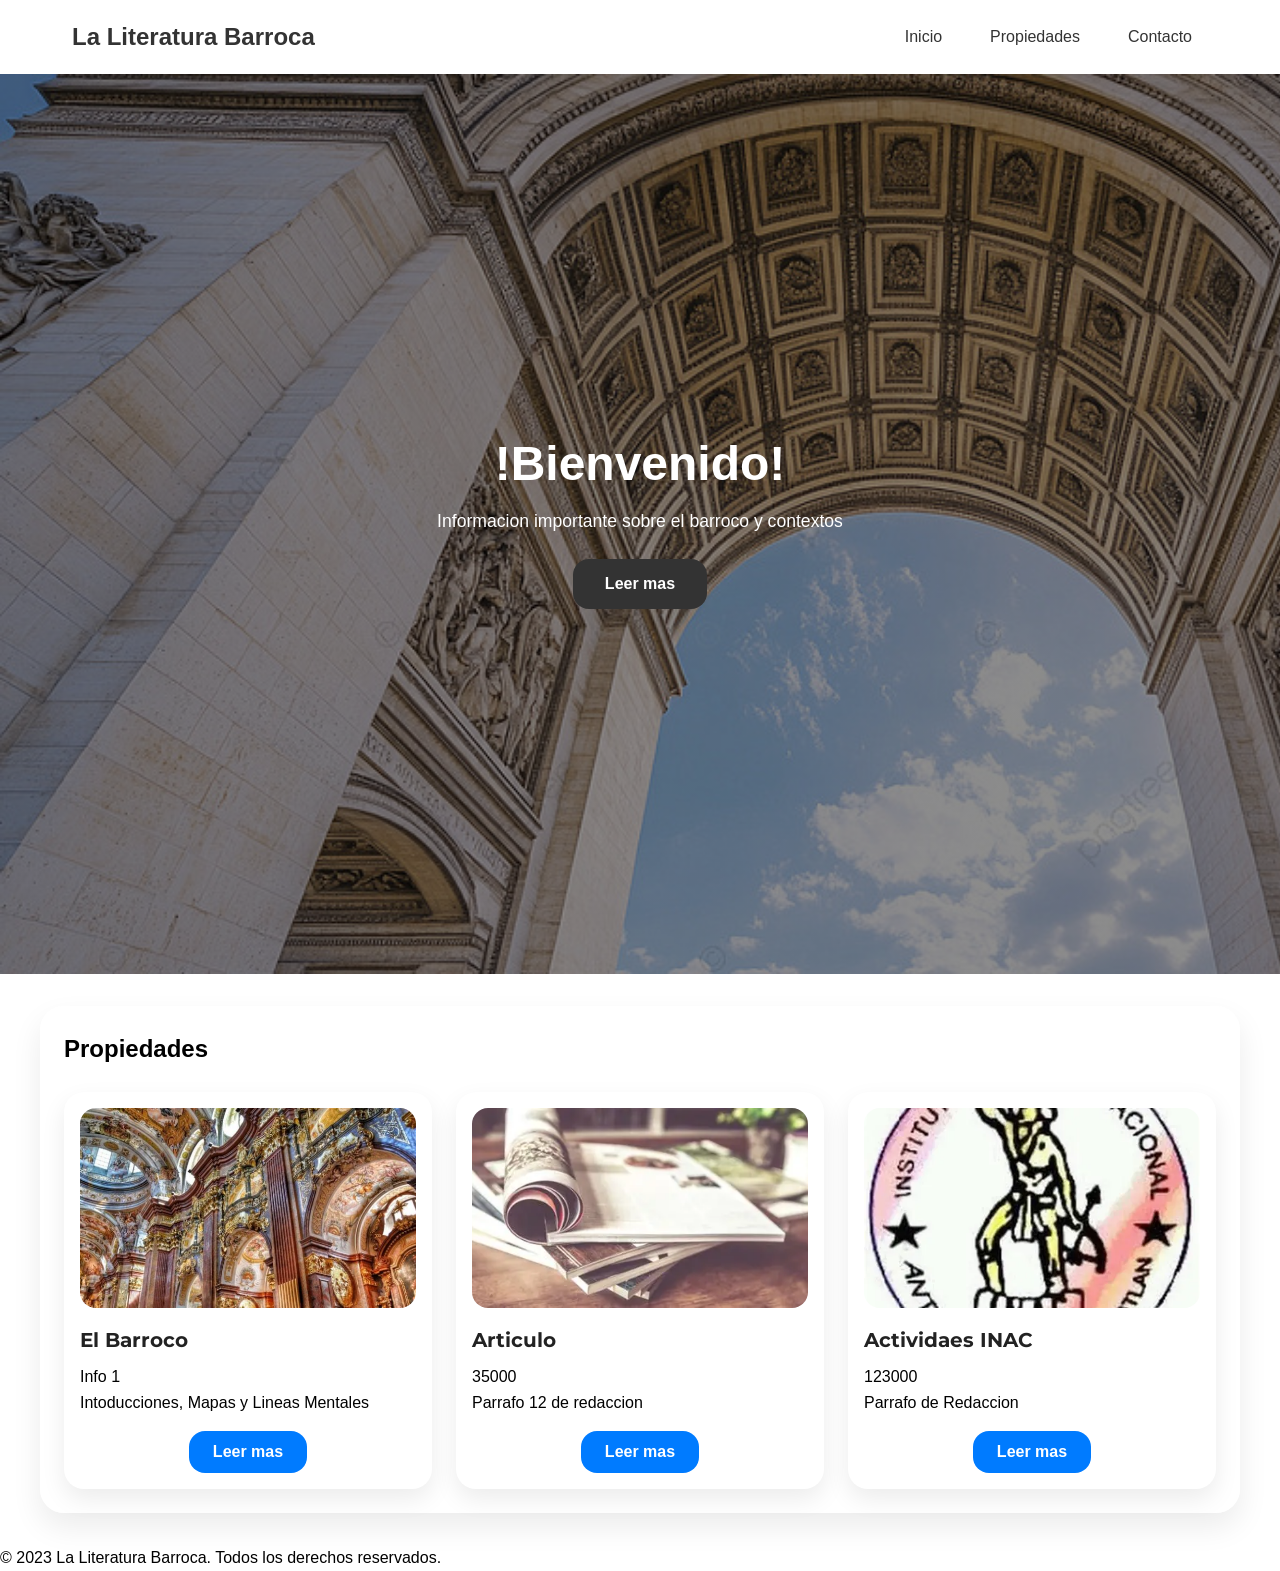
<file: Index.html>
<!DOCTYPE html>
<html lang="es-ES">
<head>
    <meta charset="UTF-8">
    <meta name="viewport" content="width=device-width, initial-scale=1.0">
    <title>Document</title>
    <link rel="stylesheet" href="styles.css">
    <link href="https://fonts.googleapis.com/css2?family=Montserrat:wght@600;700&family=Playfair+Display:wght@400;700&display=swap" rel="stylesheet">

</head>
<body>
    <header>
        <nav>
           <div class="logo">La Literatura Barroca</div>
             <ul class="nav-links">

              <li><a href="index.html">Inicio</a></li>
                <li><a href="#Propiedades">Propiedades</a></li>
                 <li><a href="Informaciony contactos.html">Contacto</a></li>    
           </ul>
        </nav>
    </header>
    <main>
        <section id="hero">
            <div class="hero-bg" aria-hidden="true"></div>
            <div class="hero-content">
                <h1>!Bienvenido!</h1>
                <p> Informacion importante sobre el barroco y contextos</p>
                <button class="cta-buton">Leer mas</button>
            </div>
        </section>

            <section id="Propiedades">
                <h2>Propiedades</h2>
              
                <div class="propiedades-grid">
                    <div class="propiedades-card"></div>
                    <img src="IMGs/barrocaid.jpg" alt="El Barroco">
                    <h3> El Barroco</h3>
                    <p class="precio">Info 1 </p>
                    <p class="descripcion"> Intoducciones, Mapas y Lineas Mentales</p>
                    <button class="cta-buton" onclick="window.location.href='barroco copy.html'">Leer mas</button>
                </div>

                <div class="propiedades-grid">
                    <div class="propiedades-card"></div>
                    <img src="IMGs/articuloimg,jpg.webp" alt="Parrafo">
                    <h3> Articulo</h3>
                    <p class="precio">35000 </p>
                    <p class="descripcion"> Parrafo 12  de redaccion</p>
                    <button class="cta-buton" onclick="window.location.href='articulo.html'">Leer mas</button>
                </div>
                   
                <div class="propiedades-grid">
                    <div class="propiedades-card"></div>
                    <img src="IMGs/inaclogo.jpg" alt="Parrafo">
                    <h3> Actividaes INAC</h3>
                    <p class="precio">123000 </p>
                    <p class="descripcion"> Parrafo de Redaccion</p>
                    <button class="cta-buton" onclick="window.location.href='actividadesinac.html'">Leer mas</button>
                </div>

            </section>

    </main>

    <footer>
        <p>&copy; 2023 La Literatura Barroca. Todos los derechos reservados.</p>
    </footer>
    <script>
        /* --------- Configura aquí las rutas de las imágenes para la portada (reemplaza las rutas) ---------
           Ejemplo: const heroImages = ['IMGs/portada1.jpg','IMGs/portada2.jpg','IMGs/portada3.jpg'];
        */
        const heroImages = [
            'IMGs/portada.jpg', // RUTA_IMAGEN_1
            'IMGs/portada2.jpg', // RUTA_IMAGEN_2
            'IMGs/portada3.jpg'  // RUTA_IMAGEN_3
        ];

        const heroBg = document.querySelector('.hero-bg');
        let currentHeroImg = 0;
        let slideToggle = 0;
        const slides = [];

        function createSlides() {
            for (let i = 0; i < 2; i++) {
                const s = document.createElement('div');
                s.className = 'hero-slide';
                s.style.opacity = '0';
                s.style.transform = 'translateX(30px)';
                heroBg.appendChild(s);
                slides.push(s);
            }
        }

        createSlides();

        function showHero(index) {
            const nextSlide = slides[slideToggle];
            const other = slides[1 - slideToggle];

            const url = heroImages[index] || '';
            nextSlide.style.backgroundImage = `linear-gradient(rgba(0,0,0,0.45), rgba(0,0,0,0.45)), url('${url}')`;

            // bring next in with quick start and smooth end (cubic-bezier)
            nextSlide.style.zIndex = '2';
            other.style.zIndex = '1';
            // trigger layout to ensure transition
            nextSlide.getBoundingClientRect();
            nextSlide.style.opacity = '1';
            nextSlide.style.transform = 'translateX(0)';

            // move previous out
            other.style.opacity = '0';
            other.style.transform = 'translateX(-30px)';

            slideToggle = 1 - slideToggle;
        }

        // inicio
        showHero(currentHeroImg);

        // cambio automático cada 5 segundos
        setInterval(() => {
            currentHeroImg = (currentHeroImg + 1) % heroImages.length;
            showHero(currentHeroImg);
        }, 5000);

        /* Animación de entrada: agrega la clase 'site-loaded' al cargar */
        window.addEventListener('load', () => {
            document.body.classList.add('site-loaded');
        });

        /* El botón Ver propiedades lleva suavemente al apartado de propiedades */
        const ctaButton = document.querySelector('.cta-buton');
        if (ctaButton) {
            ctaButton.addEventListener('click', () => {
                const target = document.querySelector('#Propiedades');
                if (target) {
                    target.scrollIntoView({ behavior: 'smooth', block: 'start' });
                }
            });
        }

        /* Efecto de color claro aleatorio en hover de tarjetas */
        const coloresClaro = ['#FFE5E5', '#E5F5FF', '#E5FFE5', '#FFFFE5', '#FFE5F5', '#E5FFFF', '#F5E5FF', '#FFEED9'];
        let allowCardHover = true;
        
        document.querySelectorAll('.propiedades-grid').forEach(card => {
            card.addEventListener('mouseenter', function() {
                if (!allowCardHover) return;
                const colorAleatorio = coloresClaro[Math.floor(Math.random() * coloresClaro.length)];
                this.style.backgroundColor = colorAleatorio;
            });
            card.addEventListener('mouseleave', function() {
                if (!allowCardHover) return;
                this.style.backgroundColor = '#fff';
            });
        });
    </script>
</file>
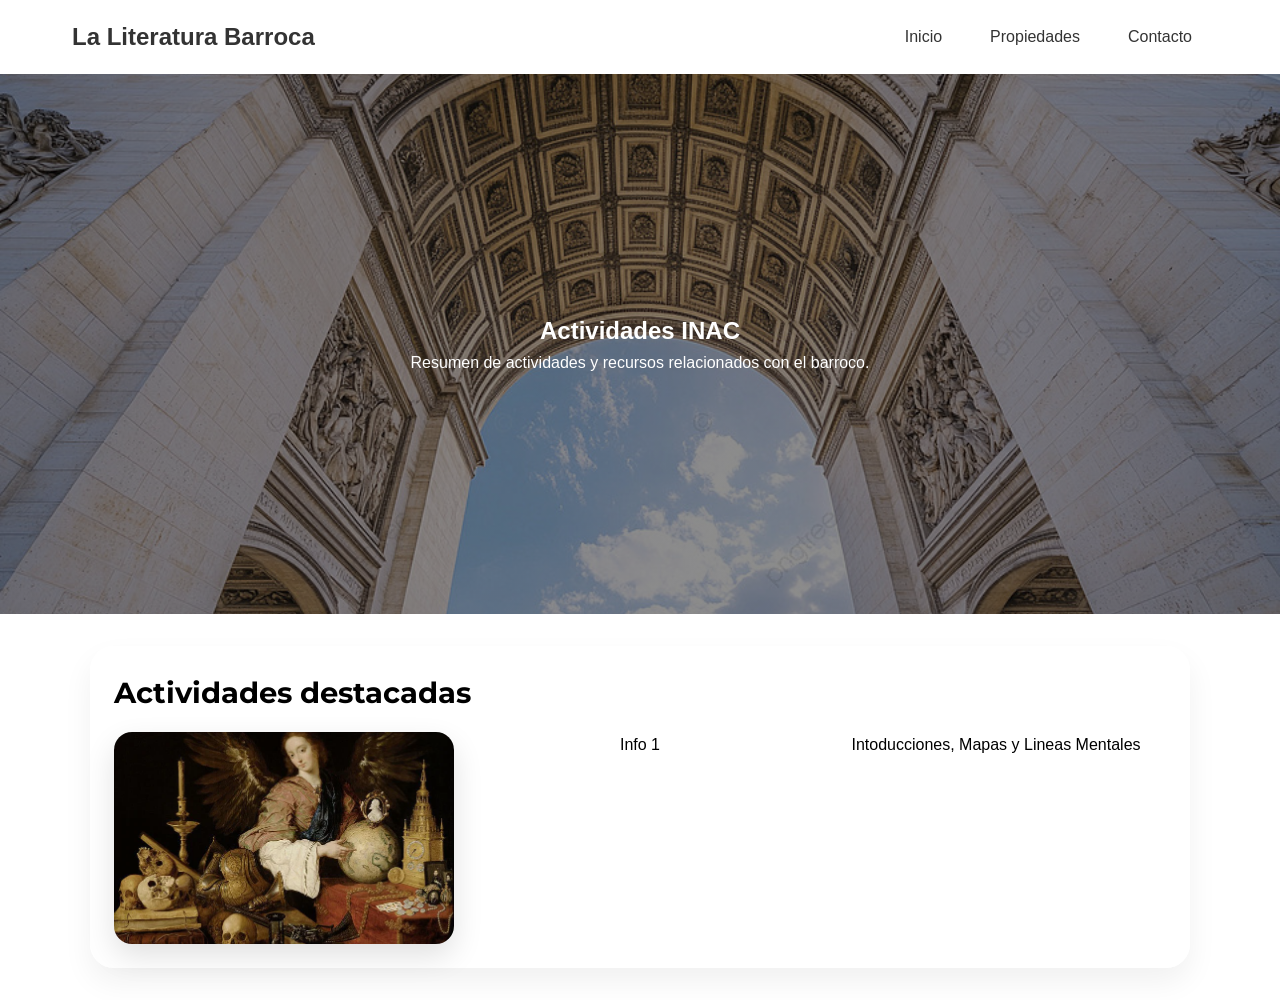
<file: actividadesinac.html>
<!DOCTYPE html>
<html lang="es-ES">
<head>
    <meta charset="UTF-8">
    <meta name="viewport" content="width=device-width, initial-scale=1.0">
    <title>Actividades INAC</title>
    <link rel="stylesheet" href="styles.css">
    <link href="https://fonts.googleapis.com/css2?family=Montserrat:wght@600;700&family=Playfair+Display:wght@400;700&display=swap" rel="stylesheet">
</head>
<body>
    <header>
        <nav>
            <div class="logo">La Literatura Barroca</div>
            <ul class="nav-links">
                <li><a href="index.html">Inicio</a></li>
                <li><a href="index.html#Propiedades">Propiedades</a></li>
                <li><a href="Informaciony contactos.html">Contacto</a></li>
            </ul>
        </nav>
    </header>

    <main>
        <section class="hero-section">
            <div class="hero-content">
                <h1>Actividades INAC</h1>
                <p>Resumen de actividades y recursos relacionados con el barroco.</p>
            </div>
        </section>

        <section class="imagenes-grid">
            <h2>Actividades destacadas</h2>
            <div class="gallery">
                <div class="gallery-card"><img src="IMGs/Barroca2.jpg" alt="Actividad 1"></div>
                <p class="precio">Info 1 </p>
                <p class="descripcion"> Intoducciones, Mapas y Lineas Mentales</p>
            </div>
        </section>
    </main>

    <script>
        // Activa la clase site-loaded para la animación de entrada (igual que en index)
        window.addEventListener('load', () => {
            document.body.classList.add('site-loaded');
        });
    </script>
</body>
</html>
</file>
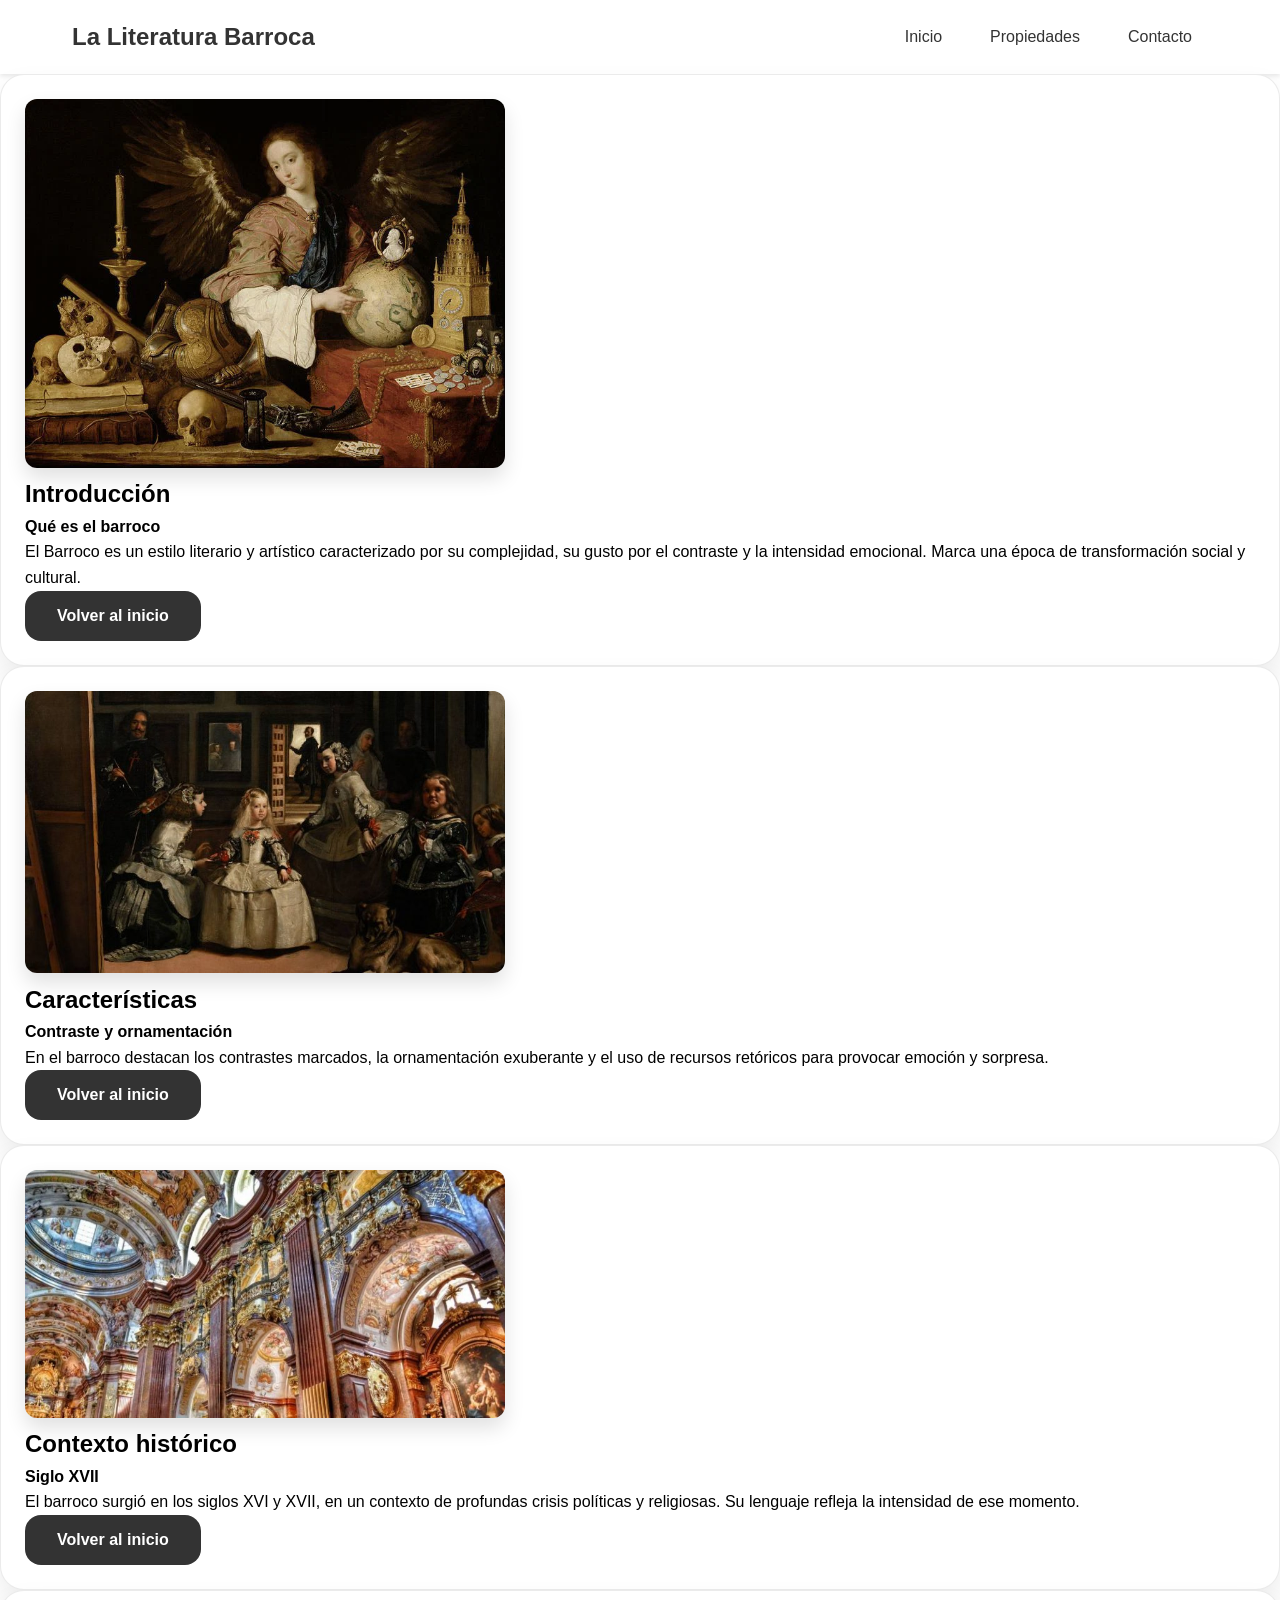
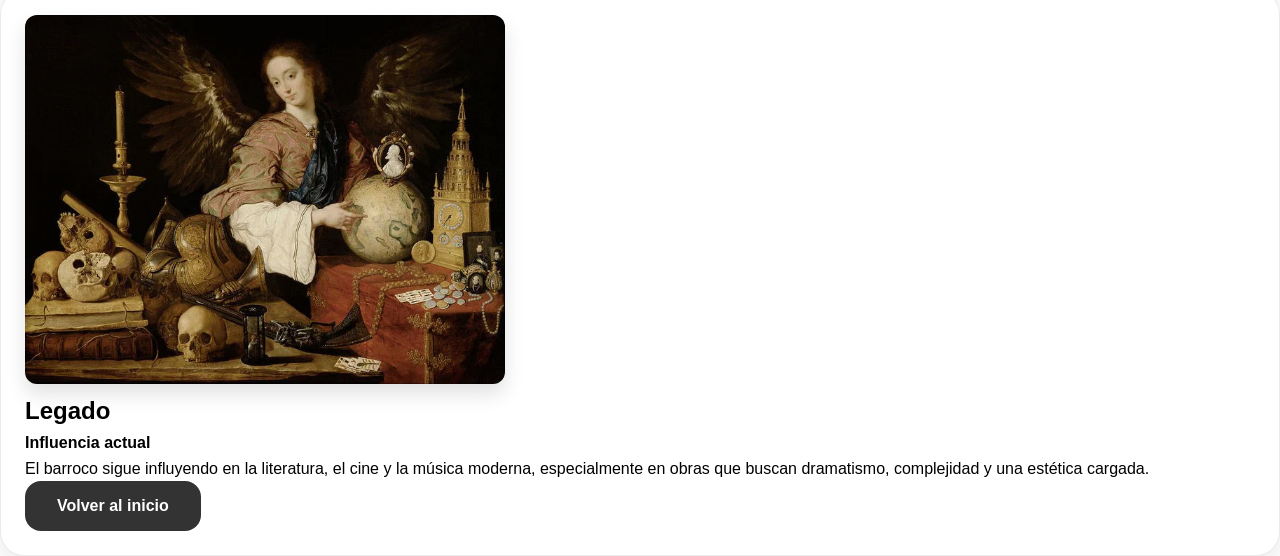
<file: articulo.html>
<!DOCTYPE html>
<html lang="es-ES">
<head>
    <meta charset="UTF-8">
    <meta name="viewport" content="width=device-width, initial-scale=1.0">
    <title>Artículo Barroco</title>
    <link rel="stylesheet" href="styles.css">
    <link href="https://fonts.googleapis.com/css2?family=Montserrat:wght@600;700&family=Playfair+Display:wght@400;700&display=swap" rel="stylesheet">
</head>
<body>
    <header>
        <nav>
            <div class="logo">La Literatura Barroca</div>
            <ul class="nav-links">
                <li><a href="index.html">Inicio</a></li>
                <li><a href="index.html#Propiedades">Propiedades</a></li>
                <li><a href="Informaciony contactos.html">Contacto</a></li>
            </ul>
        </nav>
    </header>

    <main class="fade-section">
        <section class="detalle-barroco">
            <img src="IMGs/Barroca2.jpg" alt="Introducción al barroco">
            <div class="detalle-contenido">
                <h1>Introducción</h1>
                <h4>Qué es el barroco</h4>
                <p>El Barroco es un estilo literario y artístico caracterizado por su complejidad, su gusto por el contraste y la intensidad emocional. Marca una época de transformación social y cultural.</p>
                <button class="cta-buton" onclick="window.location.href='index.html'">Volver al inicio</button>
            </div>
        </section>

        <section class="detalle-barroco reverse">
            <img src="IMGs/Barroca3.jpg" alt="Características barrocas">
            <div class="detalle-contenido">
                <h1>Características</h1>
                <h4>Contraste y ornamentación</h4>
                <p>En el barroco destacan los contrastes marcados, la ornamentación exuberante y el uso de recursos retóricos para provocar emoción y sorpresa.</p>
                <button class="cta-buton" onclick="window.location.href='index.html'">Volver al inicio</button>
            </div>
        </section>

        <section class="detalle-barroco">
            <img src="IMGs/barrocaid.jpg" alt="Contexto histórico">
            <div class="detalle-contenido">
                <h1>Contexto histórico</h1>
                <h4>Siglo XVII</h4>
                <p>El barroco surgió en los siglos XVI y XVII, en un contexto de profundas crisis políticas y religiosas. Su lenguaje refleja la intensidad de ese momento.</p>
                <button class="cta-buton" onclick="window.location.href='index.html'">Volver al inicio</button>
            </div>
        </section>

        <section class="detalle-barroco reverse">
            <img src="IMGs/Barroca2.jpg" alt="Legado barroco">
            <div class="detalle-contenido">
                <h1>Legado</h1>
                <h4>Influencia actual</h4>
                <p>El barroco sigue influyendo en la literatura, el cine y la música moderna, especialmente en obras que buscan dramatismo, complejidad y una estética cargada.</p>
                <button class="cta-buton" onclick="window.location.href='index.html'">Volver al inicio</button>
            </div>
        </section>
    </main>

    <script>
        window.addEventListener('load', () => {
            document.body.classList.add('site-loaded');
        });
    </script>
</body>
</html>
</file>
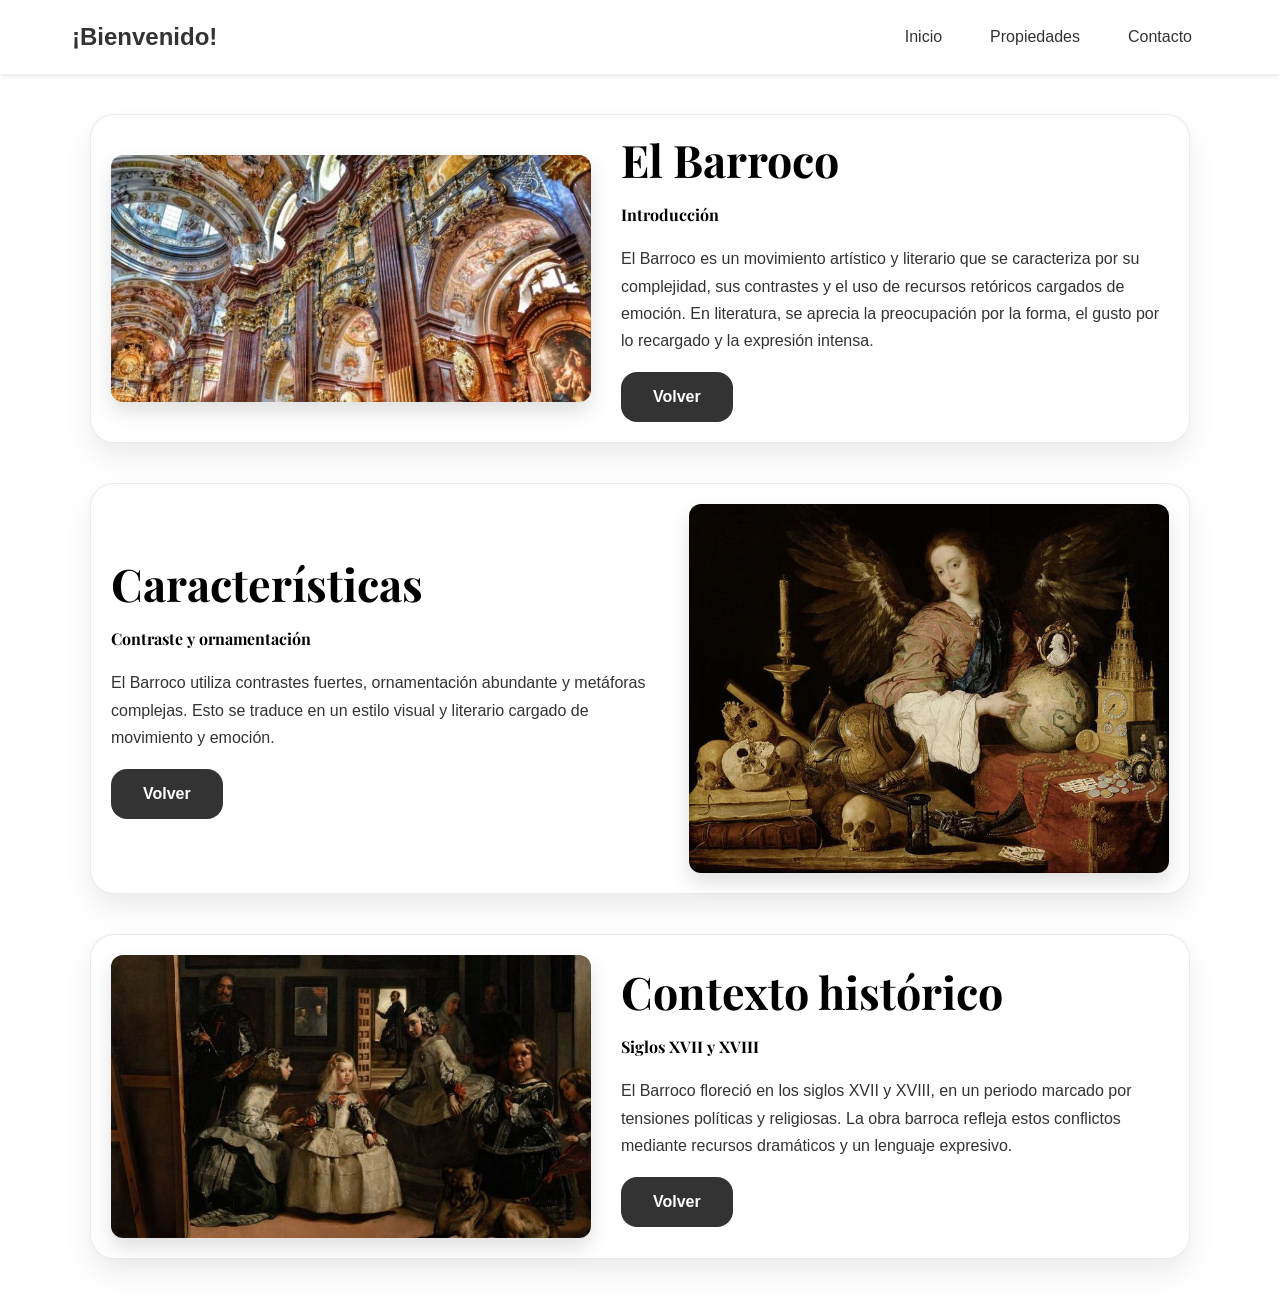
<file: barroco copy.html>
<!DOCTYPE html>
<html lang="es-ES">
<head>
    <meta charset="UTF-8">
    <meta name="viewport" content="width=device-width, initial-scale=1.0">
    <title>Barroco Copy</title>
    <link rel="stylesheet" href="styles.css">
    <link href="https://fonts.googleapis.com/css2?family=Montserrat:wght@600;700&family=Playfair+Display:wght@400;700&display=swap" rel="stylesheet">
    <style>
        .detalle-barroco {
            display: flex;
            flex-wrap: wrap;
            align-items: center;
            gap: 30px;
            max-width: 1100px;
            margin: 40px auto;
            padding: 20px;
        }
        .detalle-barroco img {
            width: 100%;
            max-width: 480px;
            border-radius: 12px;
            object-fit: cover;
            box-shadow: 0 10px 20px rgba(0,0,0,0.12);
        }
        .detalle-barroco.reverse {
            flex-direction: row-reverse;
        }
        .detalle-contenido {
            flex: 1;
            min-width: 280px;
        }
        .detalle-contenido h1,
        .detalle-contenido h4 {
            margin: 0 0 18px;
            font-family: 'Playfair Display', serif;
        }
        .detalle-contenido h1 {
            font-size: 2.8rem;
            line-height: 1.1;
        }
        .detalle-contenido p {
            color: #333;
            line-height: 1.7;
            margin-bottom: 18px;
            font-size: 1rem;
        }
        .detalle-contenido .cta-buton {
            display: inline-block;
        }
        @media (max-width: 860px) {
            .detalle-barroco {
                flex-direction: column;
                text-align: center;
            }
            .detalle-contenido {
                width: 100%;
            }
            .detalle-barroco img {
                max-width: 100%;
            }
        }
    </style>
</head>
<body>
    <header>
        <nav>
            <div class="logo">¡Bienvenido!</div>
            <ul class="nav-links">
                <li><a href="index.html">Inicio</a></li>
                <li><a href="index.html#Propiedades">Propiedades</a></li>
                <li><a href="Informaciony contactos.html">Contacto</a></li>
            </ul>
        </nav>
    </header>

    <main class="fade-section">
        <section class="detalle-barroco">
            <img src="IMGs/barrocaid.jpg" alt="El Barroco">
            <div class="detalle-contenido">
                <h1>El Barroco</h1>
                <h4>Introducción</h4>
                <p>El Barroco es un movimiento artístico y literario que se caracteriza por su complejidad, sus contrastes y el uso de recursos retóricos cargados de emoción. En literatura, se aprecia la preocupación por la forma, el gusto por lo recargado y la expresión intensa.</p>
                <button class="cta-buton" onclick="window.location.href='index.html#Propiedades'">Volver</button>
            </div>
        </section>

        <section class="detalle-barroco reverse">
            <img src="IMGs/Barroca2.jpg" alt="Carácter barroco">
            <div class="detalle-contenido">
                <h1>Características</h1>
                <h4>Contraste y ornamentación</h4>
                <p>El Barroco utiliza contrastes fuertes, ornamentación abundante y metáforas complejas. Esto se traduce en un estilo visual y literario cargado de movimiento y emoción.</p>
                <button class="cta-buton" onclick="window.location.href='index.html#Propiedades'">Volver</button>
            </div>
        </section>

        <section class="detalle-barroco">
            <img src="IMGs/Barroca3.jpg" alt="Contenido barroco">
            <div class="detalle-contenido">
                <h1>Contexto histórico</h1>
                <h4>Siglos XVII y XVIII</h4>
                <p>El Barroco floreció en los siglos XVII y XVIII, en un periodo marcado por tensiones políticas y religiosas. La obra barroca refleja estos conflictos mediante recursos dramáticos y un lenguaje expresivo.</p>
                <button class="cta-buton" onclick="window.location.href='index.html#Propiedades'">Volver</button>
            </div>
        </section>

    </main>
    <script>
        window.addEventListener('load', () => {
            document.body.classList.add('site-loaded');
        });
    </script>
</body>
</html>
</file>
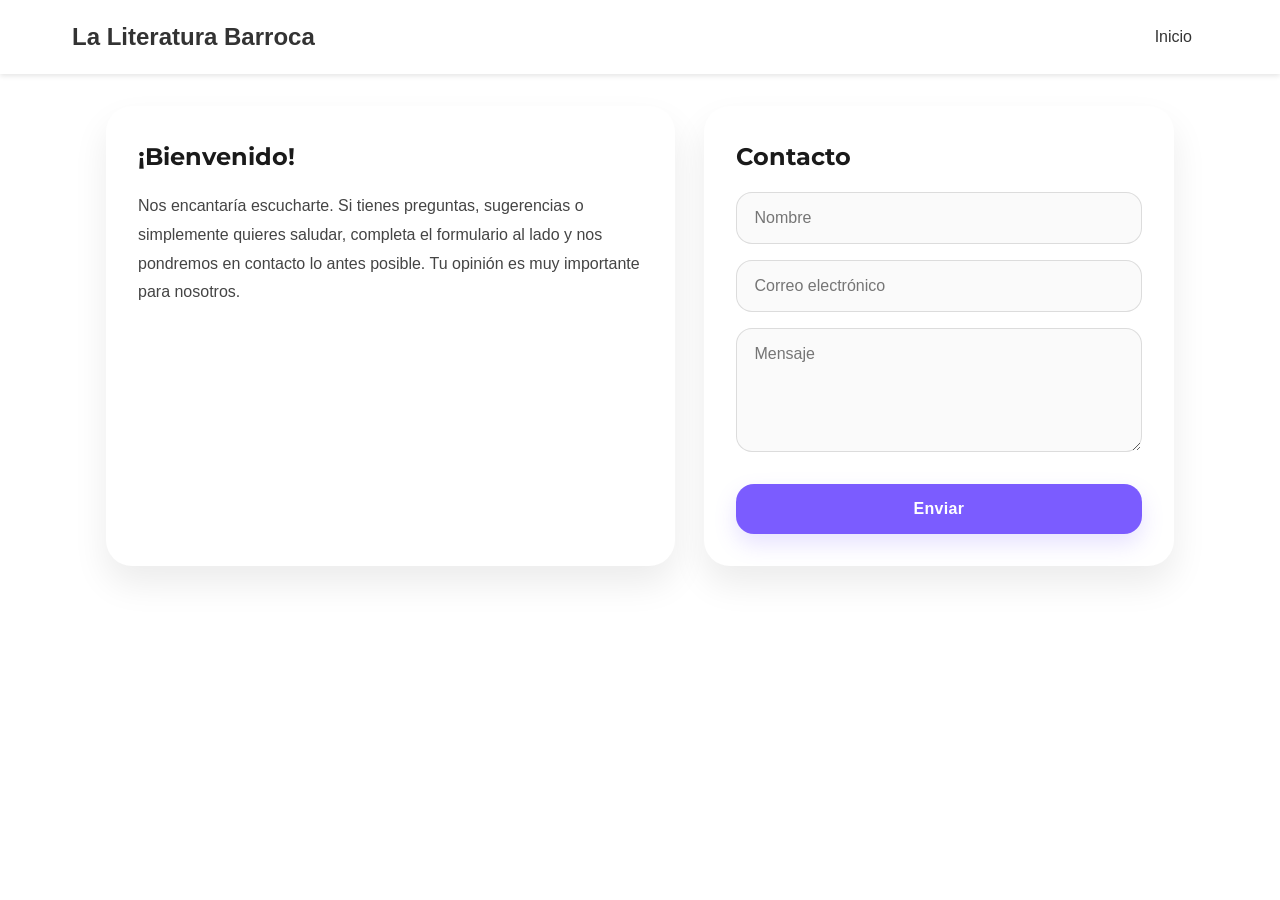
<file: Informaciony contactos.html>
<!DOCTYPE html>
<html lang="es-ES">
<head>
    <meta charset="UTF-8">
    <meta name="viewport" content="width=device-width, initial-scale=1.0">
    <title>Información y Contacto</title>
    <link rel="stylesheet" href="styles.css">
    <link href="https://fonts.googleapis.com/css2?family=Montserrat:wght@600;700&family=Playfair+Display:wght@400;700&display=swap" rel="stylesheet">
    
</head>
<body>
    <header>
        <nav>
            <div class="logo">La Literatura Barroca</div>
            <ul class="nav-links">
                <li><a href="index.html">Inicio</a></li>
            </ul>
        </nav>
    </header>

    <main>
        <div class="contact-wrapper">
            <section class="characters-section">
                <h2>¡Bienvenido!</h2>
                <p>Nos encantaría escucharte. Si tienes preguntas, sugerencias o simplemente quieres saludar, completa el formulario al lado y nos pondremos en contacto lo antes posible. Tu opinión es muy importante para nosotros.</p>
            </section>

            <section class="contact-form-section">
                <div class="contact-card">
                    <h2>Contacto</h2>
                    <form id="contactForm">
                        <input type="text" id="nombre" placeholder="Nombre" required>
                        <input type="email" id="email" placeholder="Correo electrónico" required>
                        <textarea id="mensaje" placeholder="Mensaje" required rows="5"></textarea>
                        <button type="submit">Enviar</button>
                    </form>
                </div>
            </section>
        </div>

        <div class="confirmation-modal" id="confirmationModal">
            <div class="confirmation-content">
                <div class="checkmark">✓</div>
                <h3>¡Enviado!</h3>
                <p>Tu mensaje ha sido recibido exitosamente. Nos pondremos en contacto pronto.</p>
            </div>
        </div>
    </main>

    <script>
        // Manejar envío del formulario
        document.getElementById('contactForm').addEventListener('submit', function(e) {
            e.preventDefault();

            const modal = document.getElementById('confirmationModal');
            modal.classList.add('show');

            // Limpiar formulario
            this.reset();

            // Redirigir después de 3 segundos
            setTimeout(() => {
                window.location.href = 'index.html';
            }, 3000);
        });

        // Activar animación de carga
        window.addEventListener('load', () => {
            document.body.classList.add('site-loaded');
        });
    </script>
</body>
</html>
</file>
<file: styles.css>
* {
    margin: 0;
    padding: 0;
    box-sizing: border-box;
    font-family: 'Arial', sans-serif;
    
}
body {
     line-height: 1.6;
     opacity: 0;
     transform: translateY(16px);
     transition: opacity 0.85s ease, transform 0.85s ease;
}

body.site-loaded {
     opacity: 1;
     transform: translateY(0);
}

header {
    box-shadow: 0 2px 5px rgba(0, 0, 0, 0.1);

}

nav {
    display: flex;
    justify-content: space-between;
    align-items: center;
    padding: 1rem 2rem;
    max-width: 1200px;
    margin: 0 auto;
}
.logo {
    font-size: 1.5rem;
    font-weight: bold;
    color: #333;
}
.nav-links {
    display: flex;
    align-items: center;
    gap: 1rem;
    list-style: none;
    margin: 0;
    padding: 0;
}
.nav-links li {
    margin: 0;
}
.nav-links a {
    display: inline-block;
    padding: 0.5rem 1rem;
    border-radius: 12px;
    text-decoration: none;
    color: #333;
    font-weight: 500;
    transition: transform 0.25s ease, background-color 0.3s ease, color 0.3s ease;
}
.nav-links a:hover {
    transform: scale(1.05);
    background-color: rgba(51, 51, 51, 0.08);
    color: #111;
}
#hero {
    padding-top: 2rem;
    min-height: 100vh;
    position: relative;
    display: flex;
    flex-direction: column;
    justify-content: center;
    align-items: center;
    text-align: center;
    color: #fff;
    padding: 0 1rem;
    overflow: hidden;
}

.hero-bg {
    position: absolute;
    inset: 0;
    background-size: cover;
    background-position: center;
    z-index: 0;
    transition: opacity 0.8s ease;
}

.hero-bg .hero-slide {
    position: absolute;
    inset: 0;
    background-size: cover;
    background-position: left center;
    background-repeat: no-repeat;
    z-index: 0;
    opacity: 0;
    transform: translateX(30px);
    transition: opacity 2.5s cubic-bezier(0.22, 1, 0.36, 1), transform 2.5s cubic-bezier(0.22, 1, 0.36, 1);
}


#hero > .hero-content {
    position: relative;
    z-index: 1;
    opacity: 0;
    transform: translateY(24px);
    animation: heroIntro 2.5s cubic-bezier(0.22, 1, 0.36, 1) forwards;
}

#hero > .hero-content h1,
#hero > .hero-content p,
#hero > .hero-content .cta-buton {
    opacity: 0;
    transform: translateY(12px);
    animation: heroContentFade 2.5s cubic-bezier(0.22, 1, 0.36, 1) forwards;
}

#hero > .hero-content h1 {
    animation-delay: 0.2s;
}

#hero > .hero-content p {
    animation-delay: 0.4s;
}

#hero > .hero-content .cta-buton {
    animation-delay: 0.65s;
}

@keyframes heroIntro {
    0% {
        opacity: 0;
        transform: translateY(40px);
    }
    20% {
        opacity: 0.75;
        transform: translateY(10px);
    }
    100% {
        opacity: 1;
        transform: translateY(0);
    }
}

@keyframes heroContentFade {
    0% {
        opacity: 0;
        transform: translateY(18px);
    }
    60% {
        opacity: 0.6;
        transform: translateY(8px);
    }
    100% {
        opacity: 1;
        transform: translateY(0);
    }
}

#hero h1 {
    font-size: 3rem;
    line-height: 1.1;
    margin-bottom: 1rem;
}

#hero p {
    font-size: 1.1rem;
    margin-bottom: 1.5rem;
}

#Propiedades {
    margin: 2rem auto;
    max-width: 1200px;
    padding: 1.5rem;
    background: rgba(255, 255, 255, 0.95);
    border-radius: 24px;
    box-shadow: 0 14px 30px rgba(0, 0, 0, 0.08);
    transition: transform 0.3s ease, box-shadow 0.3s ease;
    display: grid;
    grid-template-columns: repeat(3, 1fr);
    gap: 1.5rem;
}

#Propiedades:hover {
    transform: translateY(-5px);
    box-shadow: 0 18px 45px rgba(0, 0, 0, 0.12);
}

#Propiedades h2 {
    grid-column: 1 / -1;
}

.propiedades-grid {
    display: flex;
    flex-direction: column;
    background: #fff;
    border-radius: 20px;
    box-shadow: 0 10px 25px rgba(0, 0, 0, 0.08);
    overflow: hidden;
    transition: transform 0.25s ease, box-shadow 0.25s ease, background-color 0.3s ease;
    padding: 1rem;
}

.propiedades-grid:hover {
    transform: scale(1.02);
    box-shadow: 0 18px 40px rgba(0, 0, 0, 0.12);
}

.propiedades-grid img {
    width: 100%;
    display: block;
    border-radius: 16px;
    object-fit: cover;
    margin-bottom: 1rem;
    height: 200px;
}

.propiedades-card {
    display: none;
}

.propiedades-grid h3 {
    font-family: 'Montserrat', sans-serif;
    font-weight: 700;
    font-size: 1.25rem;
    margin: 0 0 0.5rem 0;
    color: #222;
}

button {
    padding: 0.75rem 1.5rem;
    border: none;
    border-radius: 12px;
    font-weight: 600;
    cursor: pointer;
    transition: transform 0.25s ease, background-color 0.3s ease, box-shadow 0.3s ease;
}

.cta-buton {
    background-color: #333;
    color: #fff;
    padding: 1rem 2rem;
    font-size: 1rem;
    border-radius: 16px;
}

.cta-buton:hover {
    background-color: #111;
    transform: scale(1.05);
    box-shadow: 0 8px 20px rgba(0, 0, 0, 0.2);
}

.propiedades-grid button {
    background-color: #007bff;
    color: #fff;
    display: block;
    margin: 1rem auto 0;
    padding: 0.75rem 1.5rem;
    position: relative;
    overflow: hidden;
}

.propiedades-grid button:hover {
    background-color: #0056b3;
    transform: scale(1.08);
    box-shadow: 0 6px 15px rgba(0, 123, 255, 0.3);
}

.hero-section {
    position: relative;
    min-height: 60vh;
    display: flex;
    align-items: center;
    justify-content: center;
    padding: 2rem 1rem;
    text-align: center;
    color: #fff;
    background: linear-gradient(180deg, rgba(0,0,0,0.45), rgba(0,0,0,0.45)), url('IMGs/portada.jpg') center/cover no-repeat;
}

.hero-section .hero-content {
    max-width: 900px;
    z-index: 1;
}

.imagenes-grid {
    max-width: 1100px;
    margin: 2rem auto;
    padding: 1.5rem;
    background: rgba(255, 255, 255, 0.95);
    border-radius: 24px;
    box-shadow: 0 14px 30px rgba(0, 0, 0, 0.06);
    transition: transform 0.3s ease, box-shadow 0.3s ease;
}

.imagenes-grid:hover {
    transform: translateY(-4px) scale(1.005);
    box-shadow: 0 22px 40px rgba(0, 0, 0, 0.12);
}

.imagenes-grid h2 {
    margin-bottom: 1rem;
    font-family: 'Montserrat', sans-serif;
    font-size: 1.8rem;
}

.gallery {
    display: grid;
    grid-template-columns: repeat(auto-fit, minmax(240px, 1fr));
    gap: 1rem;
    justify-items: center;
}

.gallery-card {
    overflow: hidden;
    border-radius: 18px;
    box-shadow: 0 12px 30px rgba(0, 0, 0, 0.12);
    transform: translateY(12px);
    opacity: 0;
    transition: transform 0.45s ease, opacity 0.45s ease;
    max-width: 420px;
    width: 100%;
}

body.site-loaded .gallery-card {
    transform: translateY(0);
    opacity: 1;
}

.gallery-card img {
    width: 100%;
    display: block;
    aspect-ratio: 16/10;
    object-fit: cover;
    transition: transform 0.35s ease;
}

.gallery-card:hover img {
    transform: scale(1.04);
}

.detalle-barroco {
    background: #fff;
    border: 1px solid rgba(0, 0, 0, 0.08);
    border-radius: 24px;
    padding: 1.5rem;
    box-shadow: 0 14px 28px rgba(0, 0, 0, 0.08);
    transition: transform 0.3s ease, box-shadow 0.3s ease, border-color 0.3s ease;
}

.detalle-barroco img {
    width: 100%;
    max-width: 480px;
    border-radius: 12px;
    object-fit: cover;
    box-shadow: 0 10px 20px rgba(0,0,0,0.12);
    margin: 0 auto;
}

.detalle-barroco:hover {
    transform: translateY(-6px) scale(1.01);
    box-shadow: 0 24px 40px rgba(0, 0, 0, 0.14);
    border-color: rgba(0, 0, 0, 0.16);
}

.detail-section {
    display: none;
    position: fixed;
    width: 100%;
    height: 100vh;
    left: 0;
    top: 0;
    margin: 0;
    padding: 3rem 4rem;
    background: #f9f9f9;
    z-index: 9997;
    overflow-y: auto;
    pointer-events: auto;
    transition: none;
}

.detail-section.active {
    display: block;
    animation: slideIn 0.6s cubic-bezier(0.22, 1, 0.36, 1);
}

@keyframes slideIn {
    0% {
        opacity: 0;
        transform: translateY(40px);
    }
    100% {
        opacity: 1;
        transform: translateY(0);
    }
}

.detail-section h2 {
    margin-bottom: 1.5rem;
    font-family: 'Playfair Display', serif;
    font-size: 2.5rem;
    color: #1a1a1a;
}

.detail-section p {
    line-height: 1.9;
}

/* Contact page styling */
.contact-wrapper {
    max-width: 1100px;
    margin: 2rem auto;
    padding: 0 1rem;
    display: grid;
    grid-template-columns: 1.15fr 0.95fr;
    gap: 1.8rem;
}

@media (max-width: 900px) {
    .contact-wrapper {
        grid-template-columns: 1fr;
    }
}

.characters-section,
.contact-card {
    background: #ffffff;
    border-radius: 26px;
    padding: 2rem;
    box-shadow: 0 18px 35px rgba(0, 0, 0, 0.08);
    transition: transform 0.35s ease, box-shadow 0.35s ease, border-color 0.35s ease;
    opacity: 0;
    transform: translateY(24px);
}

body.site-loaded .characters-section,
body.site-loaded .contact-card {
    opacity: 1;
    transform: translateY(0);
}

.characters-section:hover,
.contact-card:hover {
    transform: translateY(-6px);
    box-shadow: 0 26px 50px rgba(0, 0, 0, 0.12);
}

.characters-section h2,
.contact-card h2 {
    margin-bottom: 1rem;
    font-family: 'Montserrat', sans-serif;
    color: #1a1a1a;
}

.characters-section p {
    line-height: 1.8;
    color: #444;
}

.contact-card form input,
.contact-card form textarea {
    width: 100%;
    padding: 1rem 1.1rem;
    margin-bottom: 1rem;
    border: 1px solid rgba(0, 0, 0, 0.12);
    border-radius: 16px;
    background: #fafafa;
    transition: border-color 0.3s ease, box-shadow 0.3s ease, background-color 0.3s ease;
    font-size: 1rem;
    color: #222;
}

.contact-card form input:focus,
.contact-card form textarea:focus {
    outline: none;
    border-color: #7b5cff;
    box-shadow: 0 0 0 4px rgba(123, 92, 255, 0.1);
    background: #fff;
}

.contact-card form button {
    width: 100%;
    margin-top: 0.5rem;
    background: #7b5cff;
    color: #ffffff;
    border-radius: 18px;
    padding: 1rem 1.2rem;
    font-size: 1rem;
    letter-spacing: 0.02em;
    border: none;
    cursor: pointer;
    box-shadow: 0 10px 22px rgba(123, 92, 255, 0.18);
}

.contact-card form button:hover {
    transform: scale(1.02);
    background: #5f47d1;
}

.confirmation-modal {
    position: fixed;
    inset: 0;
    display: grid;
    place-items: center;
    background: rgba(0, 0, 0, 0.32);
    opacity: 0;
    pointer-events: none;
    transition: opacity 0.35s ease;
    z-index: 999;
}

.confirmation-modal.show {
    opacity: 1;
    pointer-events: all;
}

.confirmation-content {
    background: #ffffff;
    border-radius: 28px;
    padding: 2rem 2.5rem;
    width: min(92%, 420px);
    text-align: center;
    box-shadow: 0 24px 60px rgba(0, 0, 0, 0.16);
    transform: translateY(18px) scale(0.96);
    opacity: 0;
    transition: transform 0.35s ease, opacity 0.35s ease;
}

.confirmation-modal.show .confirmation-content {
    transform: translateY(0) scale(1);
    opacity: 1;
}

.confirmation-content .checkmark {
    width: 72px;
    height: 72px;
    margin: 0 auto 1rem;
    display: grid;
    place-items: center;
    border-radius: 50%;
    background: #7b5cff;
    color: #ffffff;
    font-size: 2rem;
    box-shadow: 0 18px 35px rgba(123, 92, 255, 0.18);
}

.confirmation-content h3 {
    margin-bottom: 0.75rem;
    font-size: 1.8rem;
}

.confirmation-content p {
    line-height: 1.7;
    color: #555;
}

    color: #444;
    margin-bottom: 1.5rem;
    font-size: 1.05rem;
}

.back-btn {
    display: inline-block;
    position: sticky;
    top: 1rem;
    margin-bottom: 2rem;
    padding: 0.6rem 1.2rem;
    background-color: #6c757d;
    color: #fff;
    text-decoration: none;
    border-radius: 8px;
    font-weight: 600;
    transition: background-color 0.3s ease, transform 0.2s ease;
    z-index: 100;
}

.back-btn:hover {
    background-color: #5a6268;
    transform: translateX(-4px);
}
</file>
